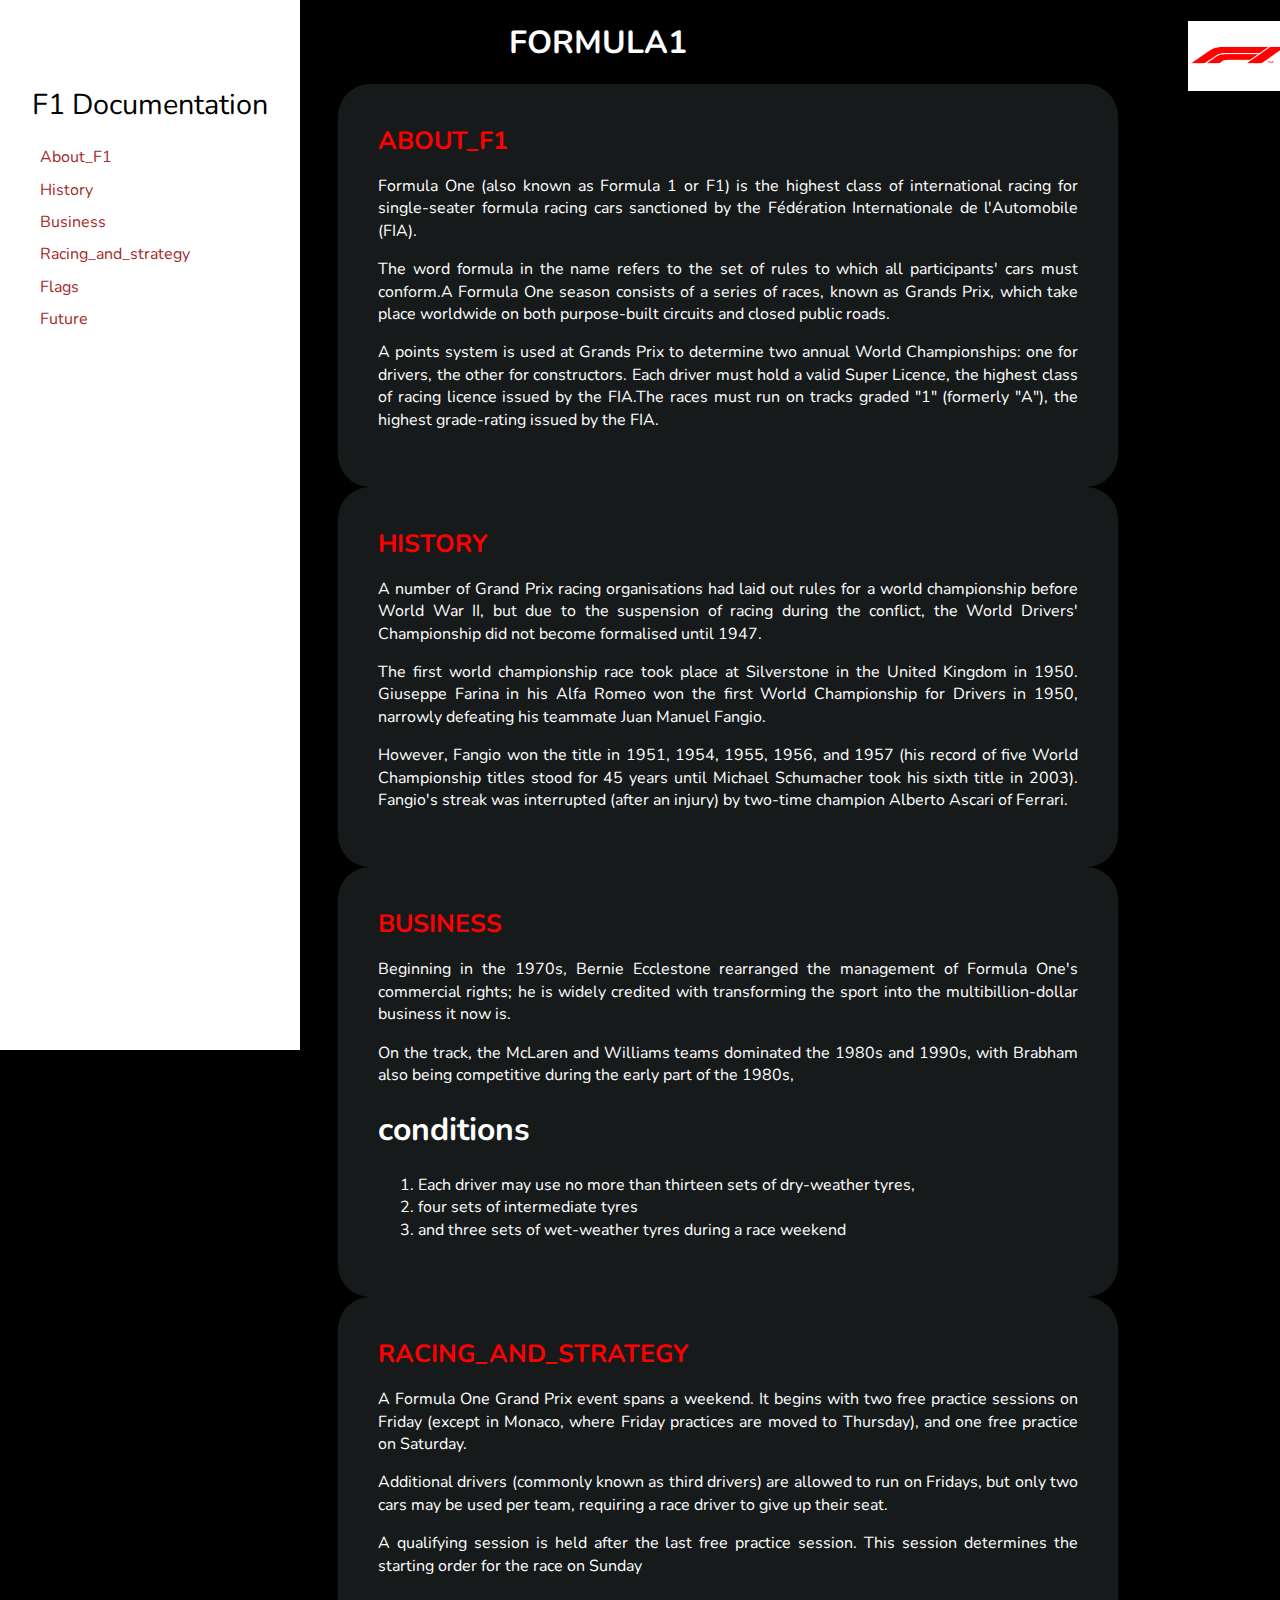
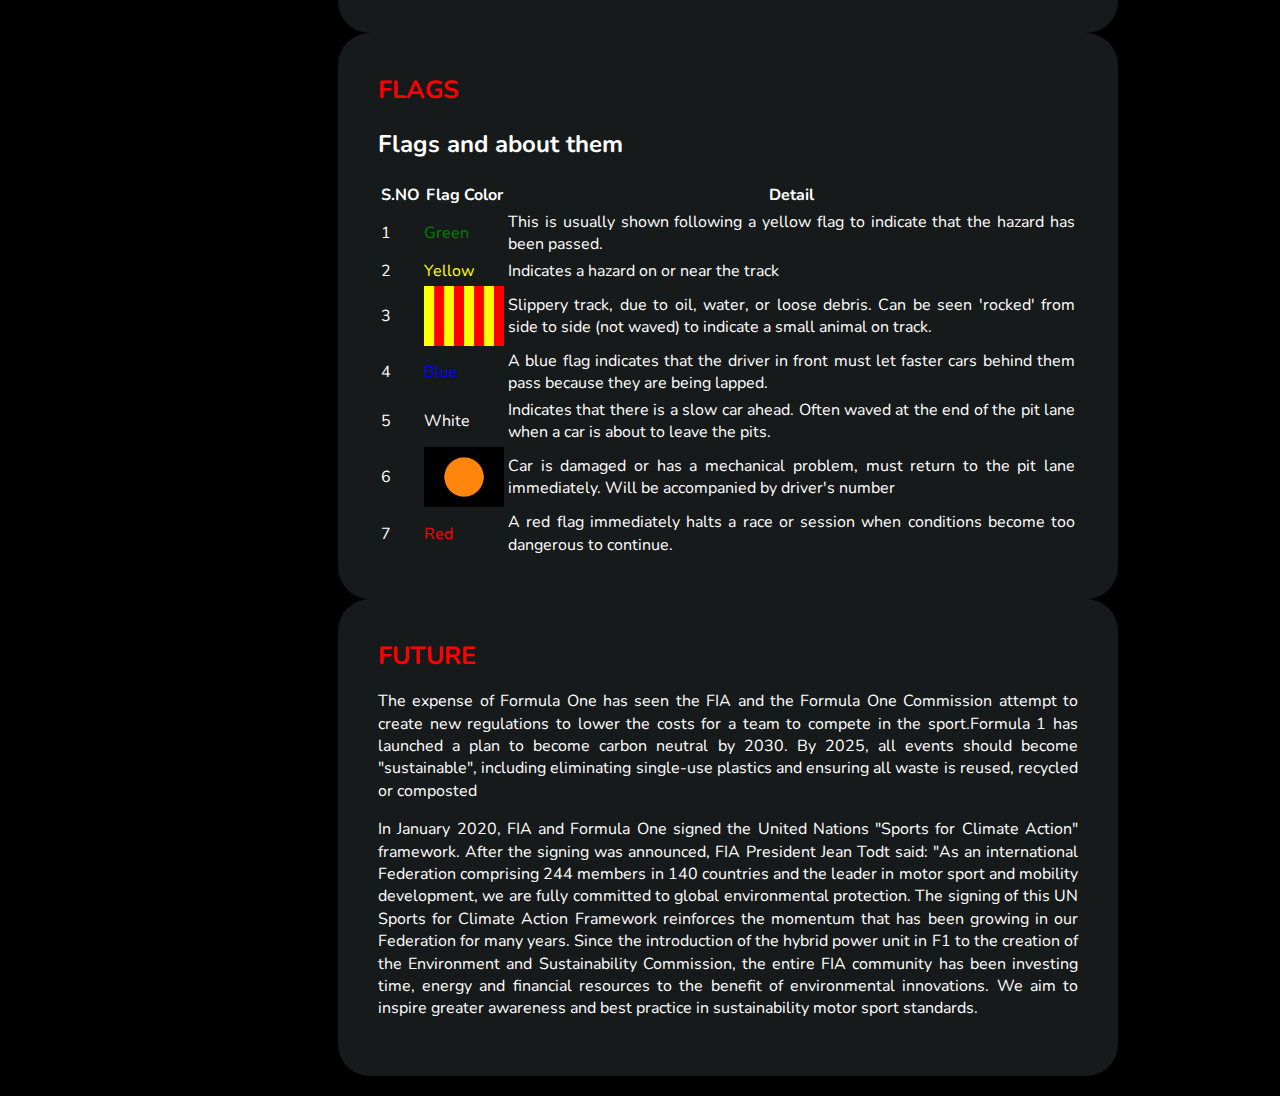
<file: index.html>
<!DOCTYPE html>
<html>
    <head>
        <link rel="shortcut icon" href="f.ico" type="image/x-icon">
        <link rel="stylesheet" type="text/css" href="style.css" media="screen">
        <meta name="viewport" content="width=device-width,initial-scale=1.0">
       <title>F1 Documentation</title>
    </head>
   
    <body>
       
        <nav id="navbar">
            <header>F1 Documentation</header>
            <ul>
                <li><a class="nav-link" href="#About_F1">About_F1</a></li>
                <li><a class="nav-link" href="#History">History</a></li> 
                <li><a class="nav-link" href="#Business">Business</a></li>
                <li><a class="nav-link" href="#Racing_and_strategy">Racing_and_strategy</a></li>
                <li><a class="nav-link" href="#Flags">Flags</a></li>
                <li><a class="nav-link" href="#Future">Future</a></li>
            </ul>
        </nav>
        <img src="./f.png" width="100px" height="70px" >
        <div id="a"><h1>FORMULA1</h1></div>
        <main id="main-doc">
            <section class="main-section" id="About_F1">
                <header>About_F1</header>
                <p>Formula One (also known as Formula 1 or F1) is the highest class of international racing for single-seater formula racing cars sanctioned by the Fédération Internationale de l'Automobile (FIA). </p>
                <p>The word formula in the name refers to the set of rules to which all participants' cars must conform.A Formula One season consists of a series of races, known as Grands Prix, which take place worldwide on both purpose-built circuits and closed public roads. </p>
                <p>A points system is used at Grands Prix to determine two annual World Championships: one for drivers, the other for constructors. Each driver must hold a valid Super Licence, the highest class of racing licence issued by the FIA.The races must run on tracks graded "1" (formerly "A"), the highest grade-rating issued by the FIA.</p>
            </section>
            <section class="main-section" id="History">
                <header>History</header>
                <p>A number of Grand Prix racing organisations had laid out rules for a world championship before World War II, but due to the suspension of racing during the conflict, the World Drivers' Championship did not become formalised until 1947. </p>
                <p>The first world championship race took place at Silverstone in the United Kingdom in 1950. Giuseppe Farina in his Alfa Romeo won the first World Championship for Drivers in 1950, narrowly defeating his teammate Juan Manuel Fangio. </p>
                <p>However, Fangio won the title in 1951, 1954, 1955, 1956, and 1957 (his record of five World Championship titles stood for 45 years until Michael Schumacher took his sixth title in 2003). Fangio's streak was interrupted (after an injury) by two-time champion Alberto Ascari of Ferrari. </p>

            </section>
            <section class="main-section" id="Business">
                <header>Business</header>
                <p>Beginning in the 1970s, Bernie Ecclestone rearranged the management of Formula One's commercial rights; he is widely credited with transforming the sport into the multibillion-dollar business it now is.</p>
                <p>On the track, the McLaren and Williams teams dominated the 1980s and 1990s, with Brabham also being competitive during the early part of the 1980s, </p>
                <h1>conditions</h1>
                <ol>
                    <li>Each driver may use no more than thirteen sets of dry-weather tyres,</li>
                    <li>four sets of intermediate tyres </li>
                    <li>and three sets of wet-weather tyres during a race weekend</li>
                </ol>
            </section>
            <section class="main-section" id="Racing_and_strategy">
                <header>Racing_and_strategy</header>
                <p>A Formula One Grand Prix event spans a weekend. It begins with two free practice sessions on Friday (except in Monaco, where Friday practices are moved to Thursday), and one free practice on Saturday.</p>
                <p>Additional drivers (commonly known as third drivers) are allowed to run on Fridays, but only two cars may be used per team, requiring a race driver to give up their seat.</p>
                <p>A qualifying session is held after the last free practice session. This session determines the starting order for the race on Sunday</p>


            </section>
            <section class="main-section" id="Flags">
                <header>Flags</header>
                <table>
                    <thead>
                        <h2 >Flags and about them</h2>
                        <tr>
                          <th>S.NO</th>
                          <th>Flag Color</th>
                          <th>Detail</th>
                        </tr>
                      </thead>
                      <tbody id="b">
                        <tr>
                          <td>1</td>
                          <td style="color: green;">Green</td>
                          <td>This is usually shown following a yellow flag to indicate that the hazard has been passed. </td>
                        </tr>
                        <tr>
                          <td>2</td>
                          <td style="color: yellow;">Yellow </td>
                          <td>Indicates a hazard on or near the track</td>
                        </tr>
                        <tr>
                          <td>3</td>
                          <td ><img style="text-align: center;" src="./yr.png" width="80px" height="60px"></td>
                          <td>Slippery track, due to oil, water, or loose debris. Can be seen 'rocked' from side to side (not waved) to indicate a small animal on track. </td>
                        </tr>
                        <tr>
                          <td>4</td>
                          <td style="color: blue;">Blue</td>
                          <td>A blue flag indicates that the driver in front must let faster cars behind them pass because they are being lapped. </td>
                        </tr>
                        <tr>
                          <td>5</td>
                          <td style="color: white;">White</td>
                          <td>Indicates that there is a slow car ahead. Often waved at the end of the pit lane when a car is about to leave the pits.</td>
                        </tr>
                        <tr>
                          <td>6</td>
                          <td><img style="text-align: center;" src="./bo.png" width="80px" height="60px"> </td>
                          <td>Car is damaged or has a mechanical problem, must return to the pit lane immediately. Will be accompanied by driver's number </td>
                        </tr>
                        <tr>
                          <td>7</td>
                          <td style="color: red;">Red </td>
                          <td>A red flag immediately halts a race or session when conditions become too dangerous to continue.</td>
                        </tr>
                      </tbody>
                </table>

            </section>
            <section class="main-section" id="Future">
                <header>Future</header>
                <p>The expense of Formula One has seen the FIA and the Formula One Commission attempt to create new regulations to lower the costs for a team to compete in the sport.Formula 1 has launched a plan to become carbon neutral by 2030. By 2025, all events should become "sustainable", including eliminating single-use plastics and ensuring all waste is reused, recycled or composted</p>
                <p>In January 2020, FIA and Formula One signed the United Nations "Sports for Climate Action" framework. After the signing was announced, FIA President Jean Todt said: "As an international Federation comprising 244 members in 140 countries and the leader in motor sport and mobility development, we are fully committed to global environmental protection. The signing of this UN Sports for Climate Action Framework reinforces the momentum that has been growing in our Federation for many years. Since the introduction of the hybrid power unit in F1 to the creation of the Environment and Sustainability Commission, the entire FIA community has been investing time, energy and financial resources to the benefit of environmental innovations. We aim to inspire greater awareness and best practice in sustainability motor sport standards.</p>             
            </section>

        </main>

    </body>
</html>
</file>
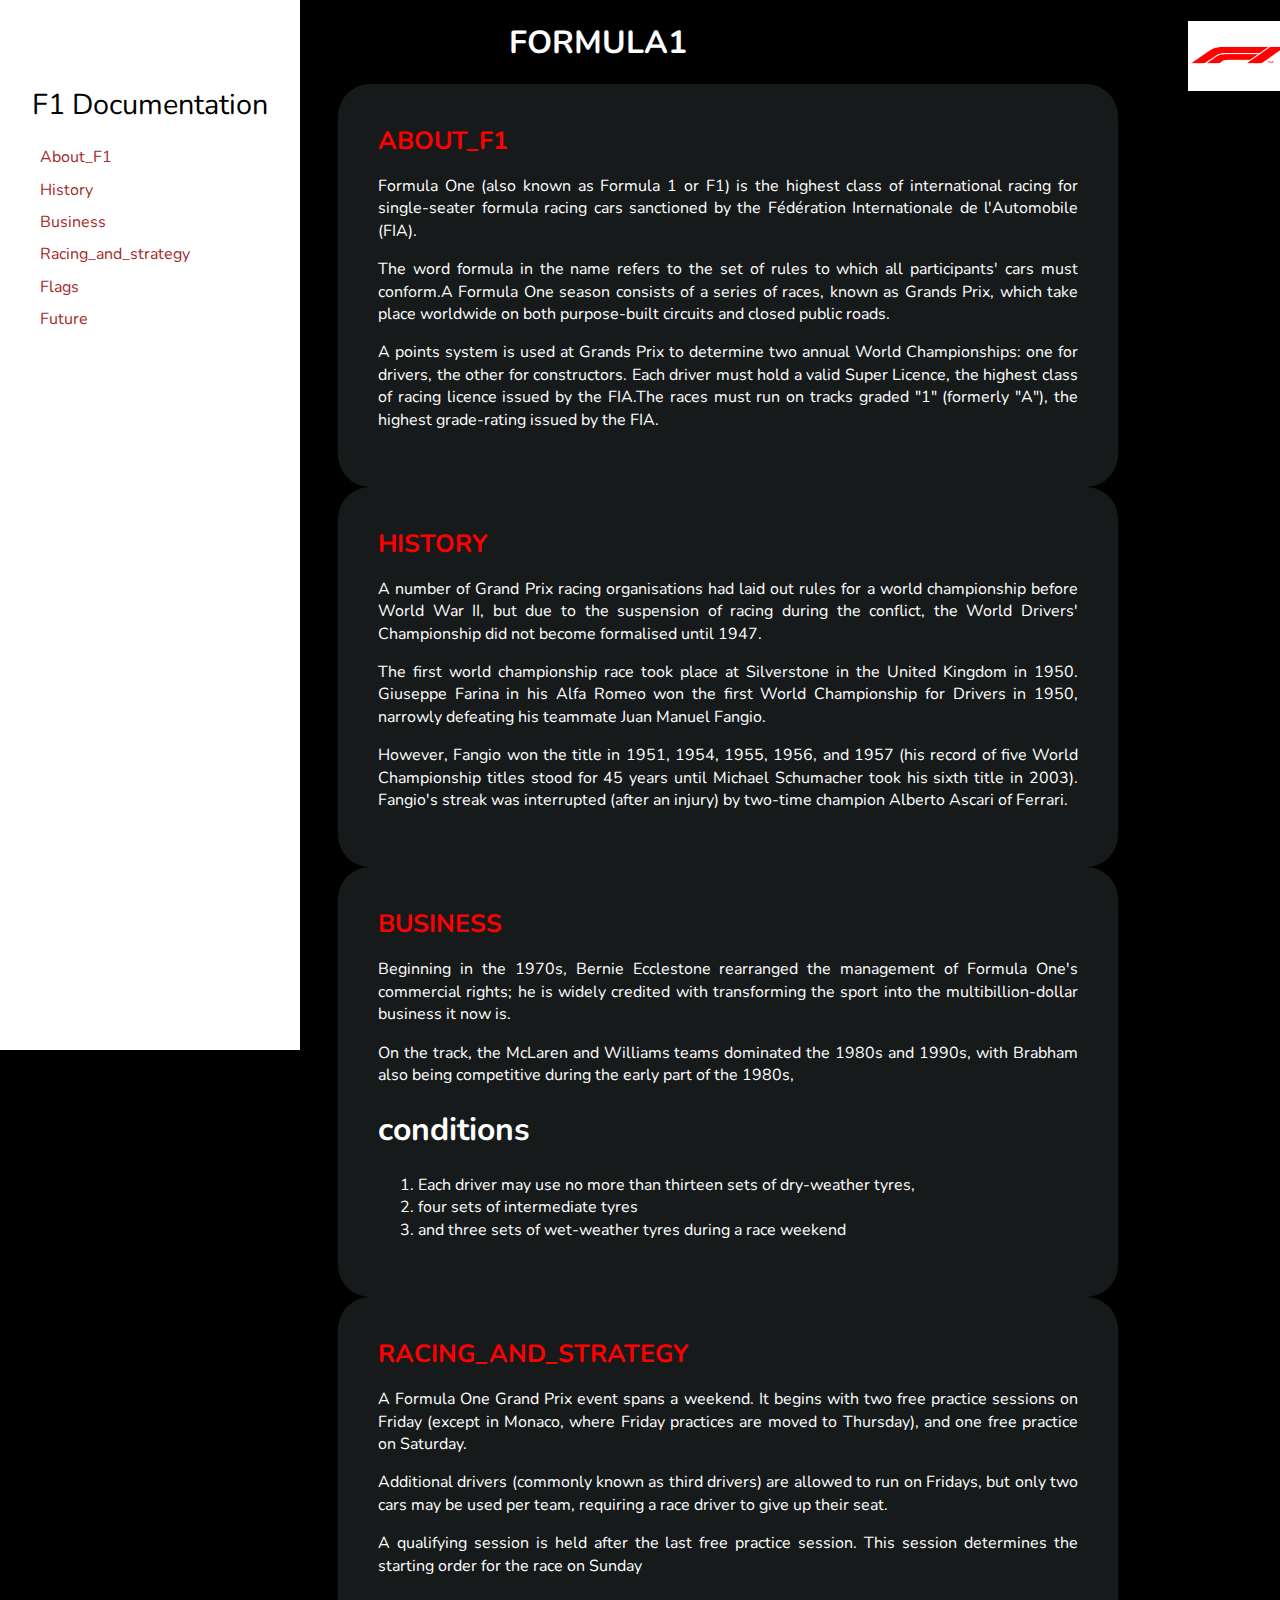
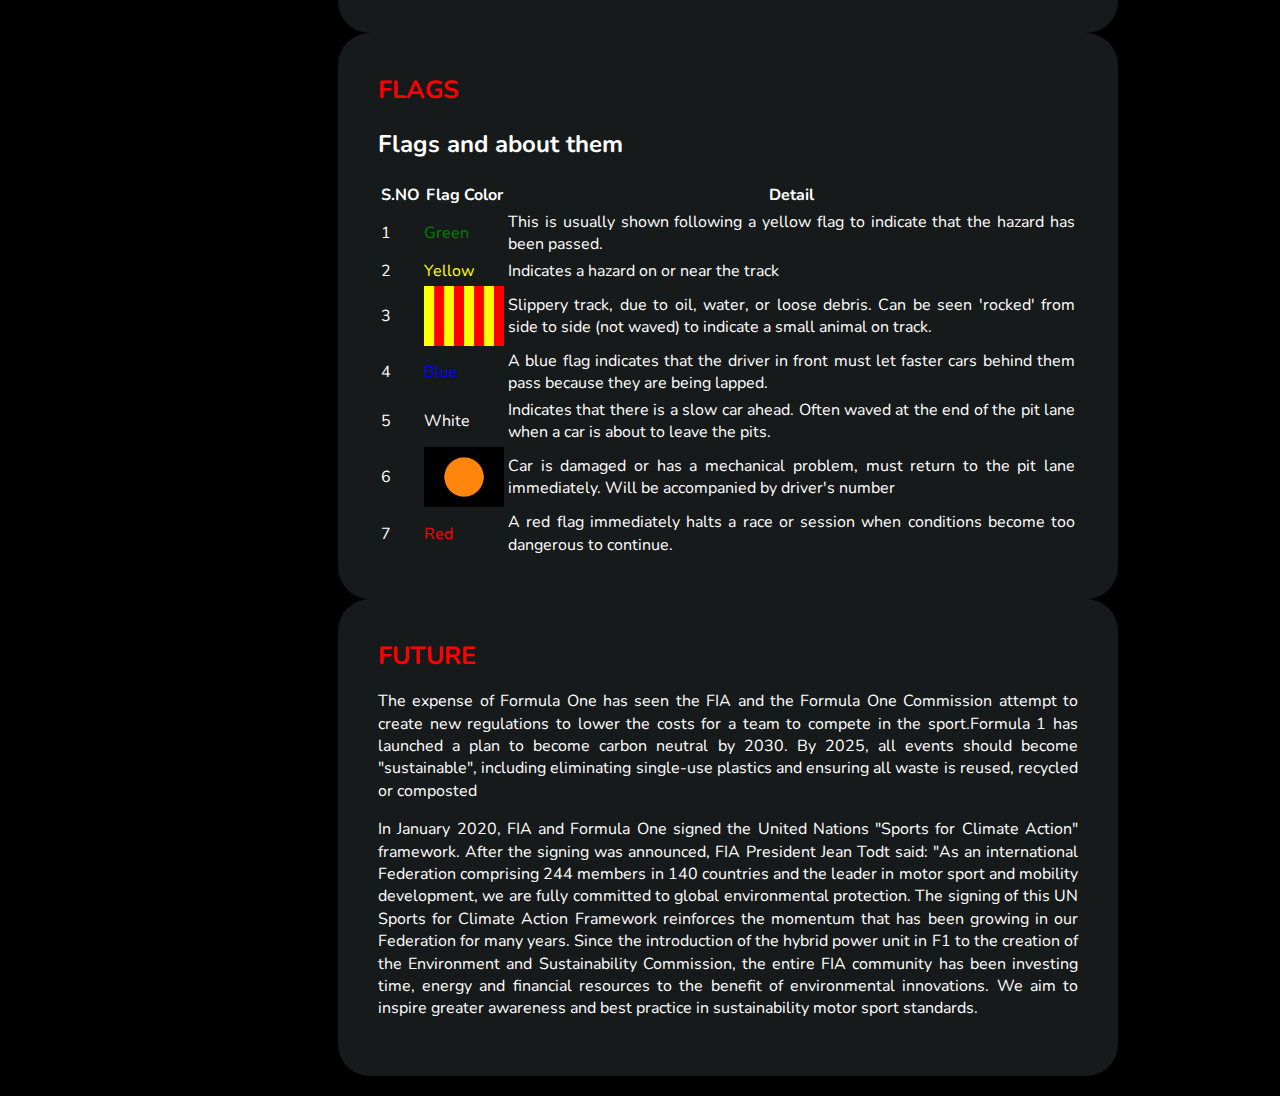
<file: doc.html>
<!DOCTYPE html>
<html>
    <head>
        <link rel="shortcut icon" href="f.ico" type="image/x-icon">
        <link rel="stylesheet" type="text/css" href="./doc.css" media="screen">
       <title>F1 Documentation</title>
    </head>
   
    <body>
       
        <nav id="navbar">
            <header>F1 Documentation</header>
            <ul>
                <li><a class="nav-link" href="#About_F1">About_F1</a></li>
                <li><a class="nav-link" href="#History">History</a></li> 
                <li><a class="nav-link" href="#Business">Business</a></li>
                <li><a class="nav-link" href="#Racing_and_strategy">Racing_and_strategy</a></li>
                <li><a class="nav-link" href="#Flags">Flags</a></li>
                <li><a class="nav-link" href="#Future">Future</a></li>
            </ul>
        </nav>
        <img src="./f.png" width="100px" height="70px" >
        <div id="a"><h1>FORMULA1</h1></div>
        <main id="main-doc">
            <section class="main-section" id="About_F1">
                <header>About_F1</header>
                <p>Formula One (also known as Formula 1 or F1) is the highest class of international racing for single-seater formula racing cars sanctioned by the Fédération Internationale de l'Automobile (FIA). </p>
                <p>The word formula in the name refers to the set of rules to which all participants' cars must conform.A Formula One season consists of a series of races, known as Grands Prix, which take place worldwide on both purpose-built circuits and closed public roads. </p>
                <p>A points system is used at Grands Prix to determine two annual World Championships: one for drivers, the other for constructors. Each driver must hold a valid Super Licence, the highest class of racing licence issued by the FIA.The races must run on tracks graded "1" (formerly "A"), the highest grade-rating issued by the FIA.</p>
            </section>
            <section class="main-section" id="History">
                <header>History</header>
                <p>A number of Grand Prix racing organisations had laid out rules for a world championship before World War II, but due to the suspension of racing during the conflict, the World Drivers' Championship did not become formalised until 1947. </p>
                <p>The first world championship race took place at Silverstone in the United Kingdom in 1950. Giuseppe Farina in his Alfa Romeo won the first World Championship for Drivers in 1950, narrowly defeating his teammate Juan Manuel Fangio. </p>
                <p>However, Fangio won the title in 1951, 1954, 1955, 1956, and 1957 (his record of five World Championship titles stood for 45 years until Michael Schumacher took his sixth title in 2003). Fangio's streak was interrupted (after an injury) by two-time champion Alberto Ascari of Ferrari. </p>

            </section>
            <section class="main-section" id="Business">
                <header>Business</header>
                <p>Beginning in the 1970s, Bernie Ecclestone rearranged the management of Formula One's commercial rights; he is widely credited with transforming the sport into the multibillion-dollar business it now is.</p>
                <p>On the track, the McLaren and Williams teams dominated the 1980s and 1990s, with Brabham also being competitive during the early part of the 1980s, </p>
                <h1>conditions</h1>
                <ol>
                    <li>Each driver may use no more than thirteen sets of dry-weather tyres,</li>
                    <li>four sets of intermediate tyres </li>
                    <li>and three sets of wet-weather tyres during a race weekend</li>
                </ol>
            </section>
            <section class="main-section" id="Racing_and_strategy">
                <header>Racing_and_strategy</header>
                <p>A Formula One Grand Prix event spans a weekend. It begins with two free practice sessions on Friday (except in Monaco, where Friday practices are moved to Thursday), and one free practice on Saturday.</p>
                <p>Additional drivers (commonly known as third drivers) are allowed to run on Fridays, but only two cars may be used per team, requiring a race driver to give up their seat.</p>
                <p>A qualifying session is held after the last free practice session. This session determines the starting order for the race on Sunday</p>


            </section>
            <section class="main-section" id="Flags">
                <header>Flags</header>
                <table>
                    <thead>
                        <h2 >Flags and about them</h2>
                        <tr>
                          <th>S.NO</th>
                          <th>Flag Color</th>
                          <th>Detail</th>
                        </tr>
                      </thead>
                      <tbody id="b">
                        <tr>
                          <td>1</td>
                          <td style="color: green;">Green</td>
                          <td>This is usually shown following a yellow flag to indicate that the hazard has been passed. </td>
                        </tr>
                        <tr>
                          <td>2</td>
                          <td style="color: yellow;">Yellow </td>
                          <td>Indicates a hazard on or near the track</td>
                        </tr>
                        <tr>
                          <td>3</td>
                          <td ><img style="text-align: center;" src="./yr.png" width="80px" height="60px"></td>
                          <td>Slippery track, due to oil, water, or loose debris. Can be seen 'rocked' from side to side (not waved) to indicate a small animal on track. </td>
                        </tr>
                        <tr>
                          <td>4</td>
                          <td style="color: blue;">Blue</td>
                          <td>A blue flag indicates that the driver in front must let faster cars behind them pass because they are being lapped. </td>
                        </tr>
                        <tr>
                          <td>5</td>
                          <td style="color: white;">White</td>
                          <td>Indicates that there is a slow car ahead. Often waved at the end of the pit lane when a car is about to leave the pits.</td>
                        </tr>
                        <tr>
                          <td>6</td>
                          <td><img style="text-align: center;" src="./bo.png" width="80px" height="60px"> </td>
                          <td>Car is damaged or has a mechanical problem, must return to the pit lane immediately. Will be accompanied by driver's number </td>
                        </tr>
                        <tr>
                          <td>7</td>
                          <td style="color: red;">Red </td>
                          <td>A red flag immediately halts a race or session when conditions become too dangerous to continue.</td>
                        </tr>
                      </tbody>
                </table>

            </section>
            <section class="main-section" id="Future">
                <header>Future</header>
                <p>The expense of Formula One has seen the FIA and the Formula One Commission attempt to create new regulations to lower the costs for a team to compete in the sport.Formula 1 has launched a plan to become carbon neutral by 2030. By 2025, all events should become "sustainable", including eliminating single-use plastics and ensuring all waste is reused, recycled or composted</p>
                <p>In January 2020, FIA and Formula One signed the United Nations "Sports for Climate Action" framework. After the signing was announced, FIA President Jean Todt said: "As an international Federation comprising 244 members in 140 countries and the leader in motor sport and mobility development, we are fully committed to global environmental protection. The signing of this UN Sports for Climate Action Framework reinforces the momentum that has been growing in our Federation for many years. Since the introduction of the hybrid power unit in F1 to the creation of the Environment and Sustainability Commission, the entire FIA community has been investing time, energy and financial resources to the benefit of environmental innovations. We aim to inspire greater awareness and best practice in sustainability motor sport standards.</p>             
            </section>

        </main>

    </body>
</html>
</file>
<file: style.css>
@import url('https://fonts.googleapis.com/css2?family=Nunito:ital@0;1&display=swap');

body {
  font-family: 'nunito';
  color: white;
  background-color: black;
  line-height: 1.4;
  width: 100%;
}

#navbar {
  position: fixed;
  height: 100%;
  min-width: 300px;
  width: 300px;
  
  top: 0px;
  left: 0px;

  color: black;
  background-color: white;
  padding: 75px 0px;
  z-index: 3;
}


#navbar header {
  color: black;
  margin: 10px;
  text-align: center;
  font-size: 1.8em;
}


#navbar li {
  list-style:none;
  padding: 5px 0px;
  position:relative;
  width: 100%;
}


#navbar a {
  color: brown;
  text-decoration: none;
}


#navbar a:hover{ 
  color: green;
  text-decoration: underline;
}


#main-doc {
  position: absolute;
  top: 5vw;
  margin-left: 310px;
  padding: 20px;
}



Section {
  background: rgb(230, 255, 255, 0.1);
  padding: 2.5rem 2.5rem;
  border-radius: 2rem;
  width: 700px;
  margin: auto; 
}

Section header {
  text-transform: uppercase;
  font-weight: bolder;
  font-size: 25px;
  color: red;
}
img{
    float: right;

}
#a{
    text-align: center;
}
p{
    text-align: justify;
}
#b{
    text-align: justify;
}
</file>
<file: doc.css>
@import url('https://fonts.googleapis.com/css2?family=Nunito:ital@0;1&display=swap');

body {
  font-family: 'nunito';
  color: white;
  background-color: black;
  line-height: 1.4;
  width: 100%;
}

#navbar {
  position: fixed;
  height: 100%;
  min-width: 300px;
  width: 300px;
  
  top: 0px;
  left: 0px;

  color: black;
  background-color: white;
  padding: 75px 0px;
  z-index: 3;
}


#navbar header {
  color: black;
  margin: 10px;
  text-align: center;
  font-size: 1.8em;
}


#navbar li {
  list-style:none;
  padding: 5px 0px;
  position:relative;
  width: 100%;
}


#navbar a {
  color: brown;
  text-decoration: none;
}


#navbar a:hover{ 
  color: green;
  text-decoration: underline;
}


#main-doc {
  position: absolute;
  top: 5vw;
  margin-left: 310px;
  padding: 20px;
}



Section {
  background: rgb(230, 255, 255, 0.1);
  padding: 2.5rem 2.5rem;
  border-radius: 2rem;
  width: 700px;
  margin: auto; 
}

Section header {
  text-transform: uppercase;
  font-weight: bolder;
  font-size: 25px;
  color: red;
}
img{
    float: right;

}
#a{
    text-align: center;
}
p{
    text-align: justify;
}
#b{
    text-align: justify;
}
</file>
